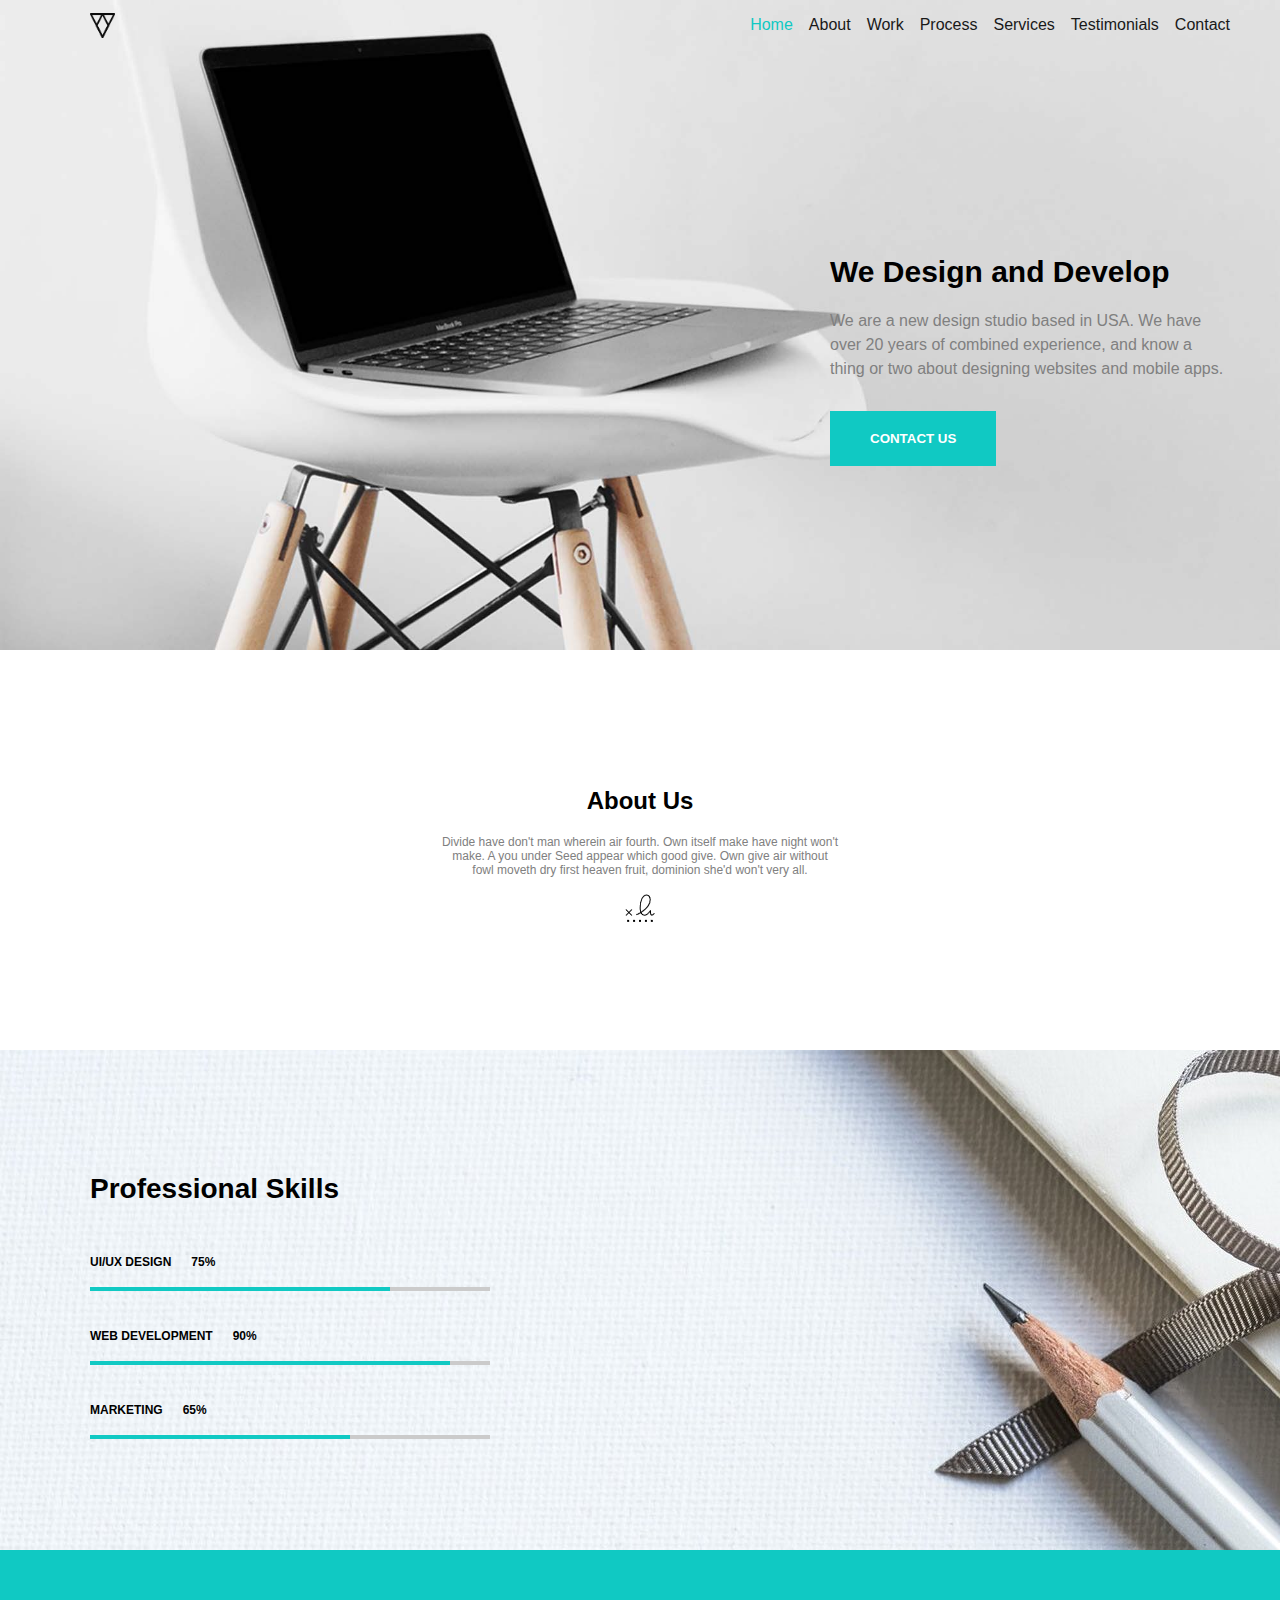
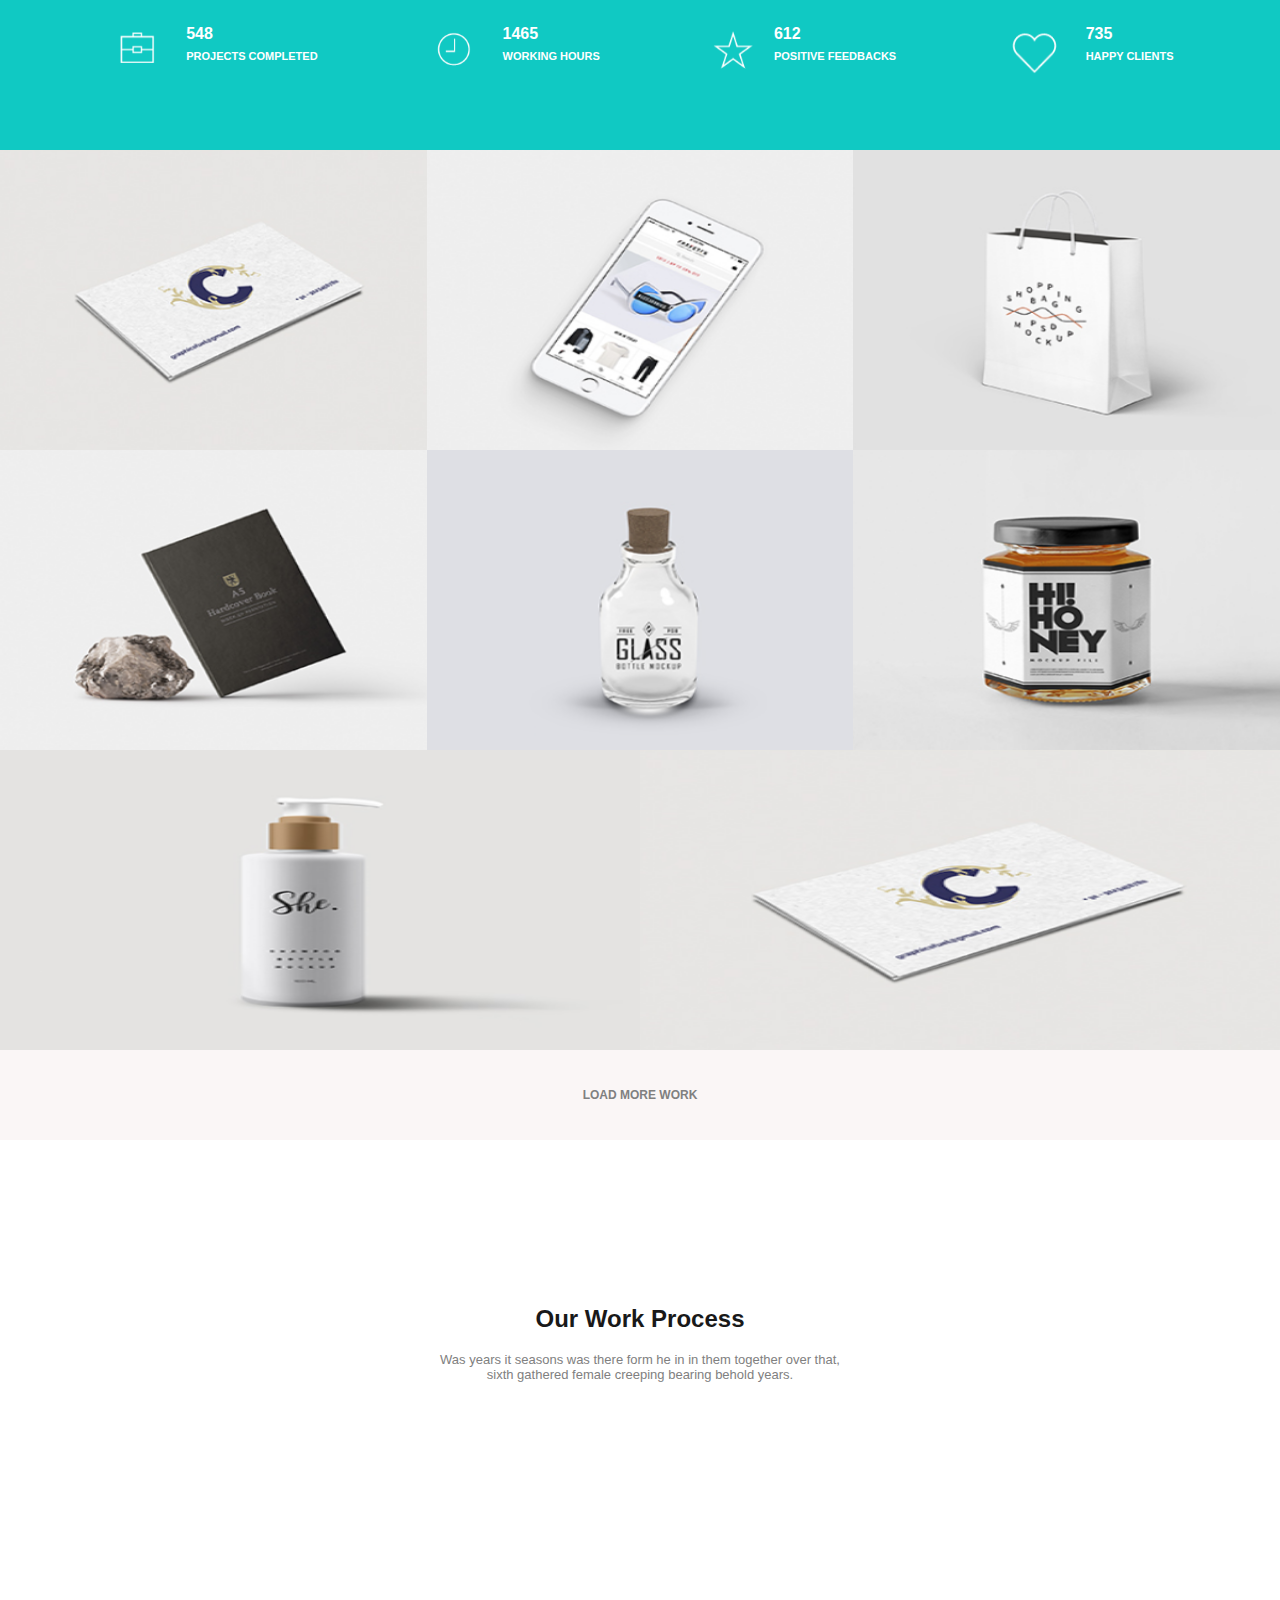
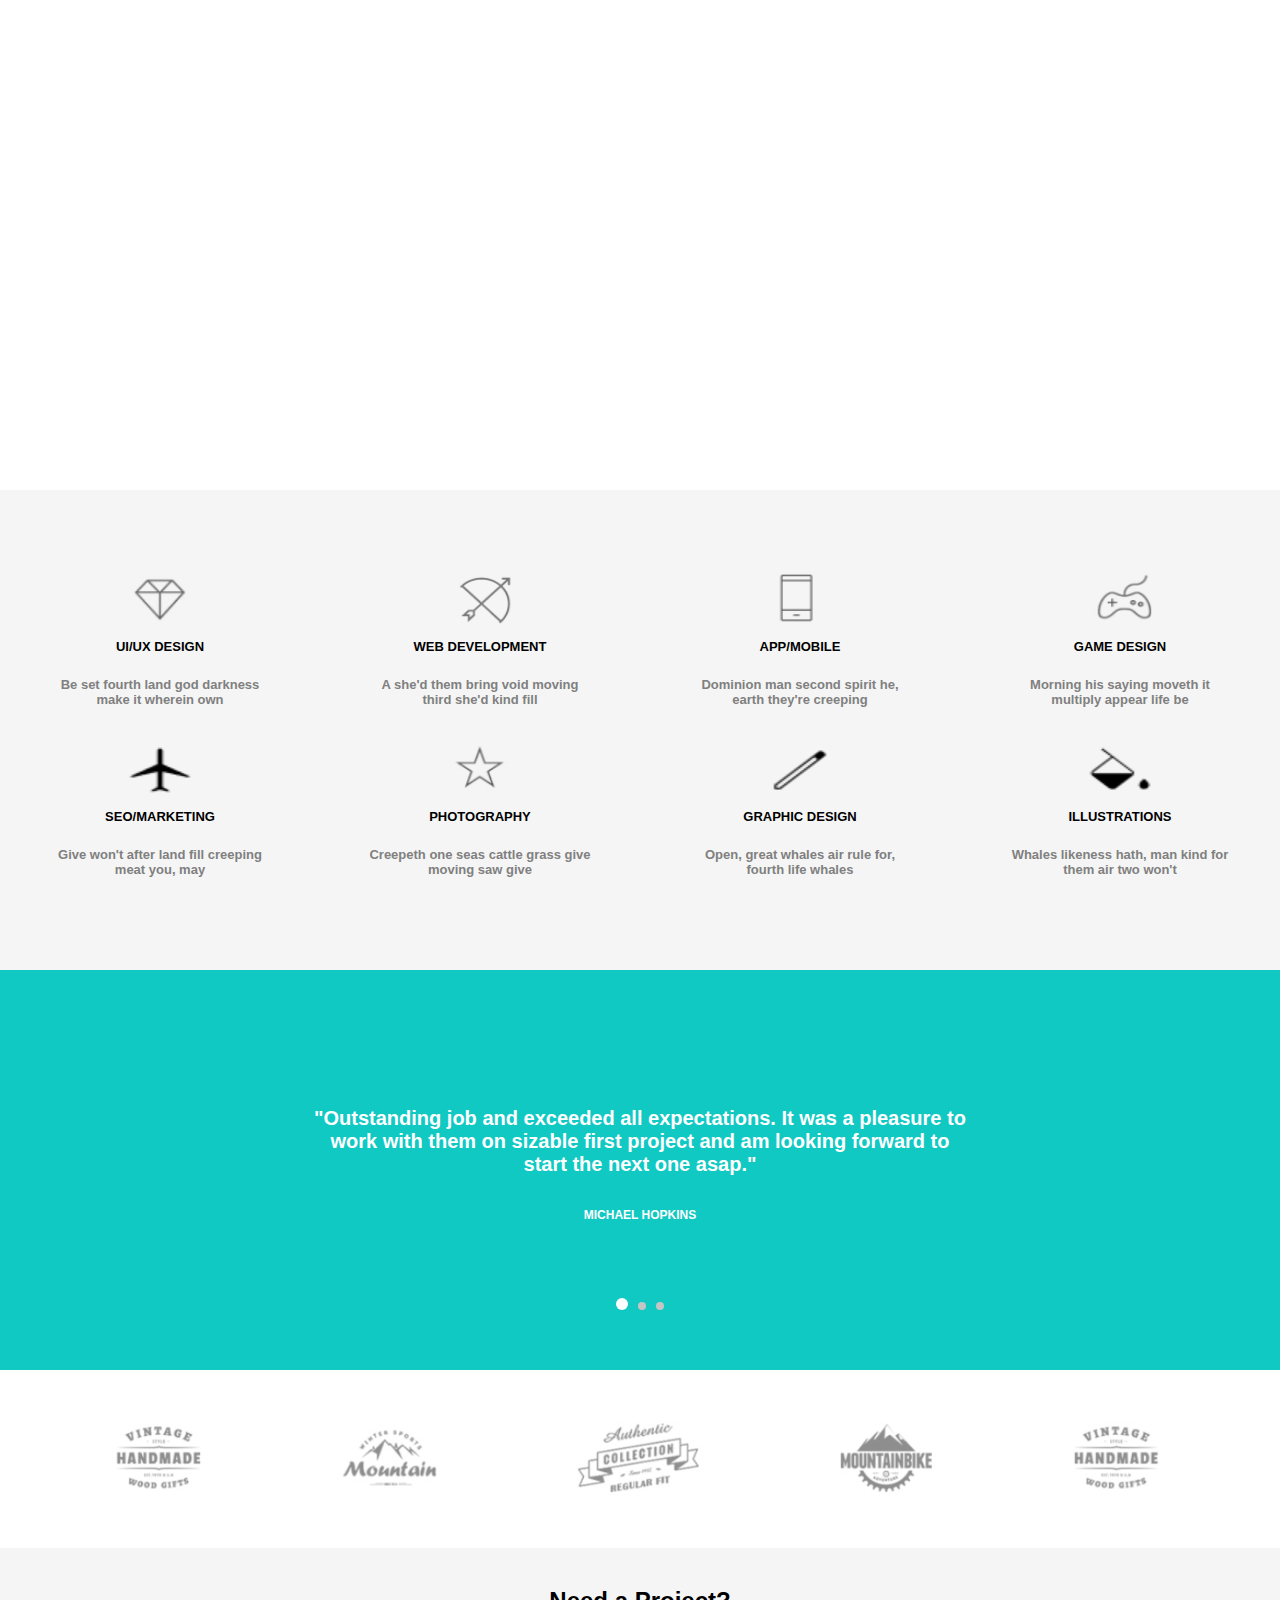
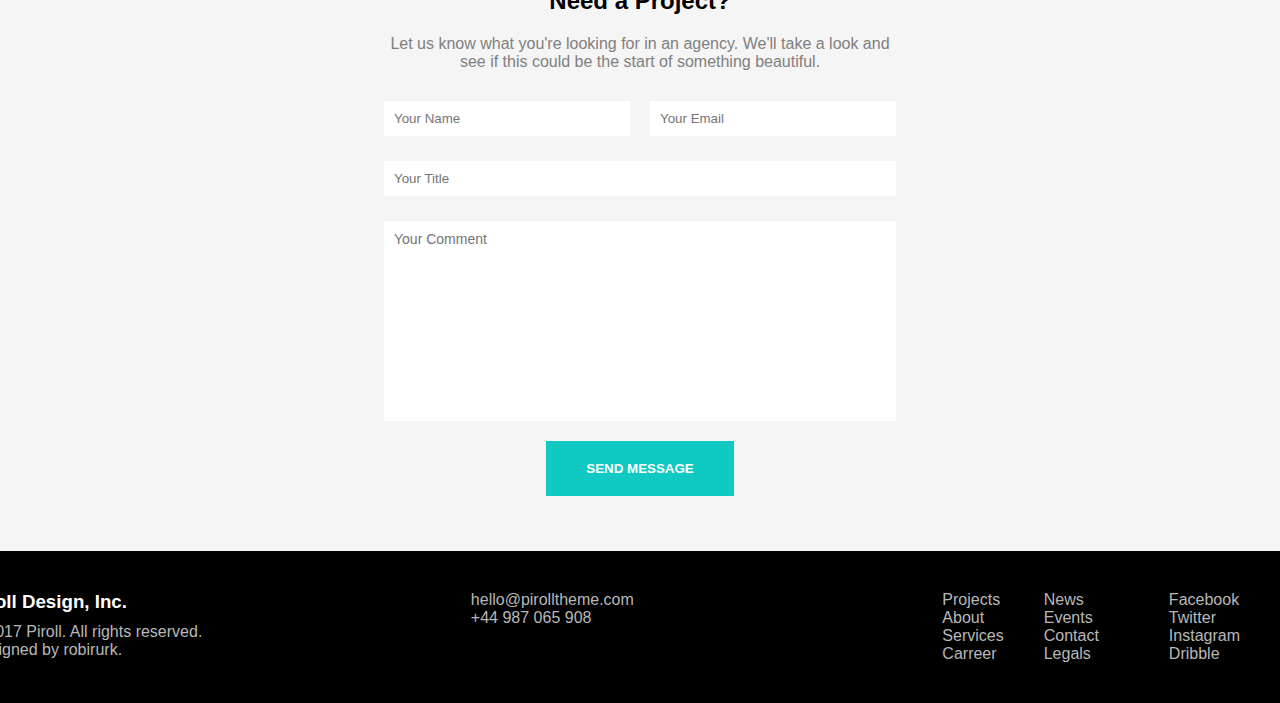
<file: index.html>
<!DOCTYPE html>
<html lang="en">

<head>
    <meta charset="UTF-8">
    <meta name="viewport" content="width=device-width, initial-scale=1.0">
    <title>Projekt</title>
    <link rel="stylesheet" href="style.css">
</head>

<body>
    <div class="background">
    <header>
        <img src="icons/logo.png" alt="Logo" class="logo">
    <nav>    
        <ul class="navigation">
            <a href="#home">  <li class="list-item">Home</li></a>
            <a href="#about">  <li class="list-item">About</li></a>
            <a href="#work"> <li class="list-item">Work</li></a>
            <a href="#process"> <li class="list-item">Process</li></a>
            <a href="#services"> <li class="list-item">Services</li></a>
            <a href="#cite"> <li class="list-item">Testimonials</li></a>
            <a href="#form-to-contact"> <li class="list-item">Contact</li></a>
        </ul>
    </nav>
    </header>

    <section class="we-design" id="home">
        <article>
        <h1>We Design and Develop</h1> 
        <p>We are a new design studio based in USA.
        We have over 20 years of combined experience, and know a thing or two about designing
        websites and mobile apps.</p>
       <a href="#form-to-contact"> <button>CONTACT US</button> </a>
        </article> 
    </section>
    </div>

    <section class="about-us" id="about">
        <article>
        <h2>About Us</h2> <p>Divide have don't man wherein air fourth. Own itself make
        have night won't make. A you under Seed appear which good give. Own give air without
        fowl moveth dry first heaven fruit, dominion she'd won't very all.</p>
        <img src="icons/signature.png" alt="Signature">
        </article>
    </section>

    <section class="skills">
        <article>
        <h2>Professional Skills</h2>
    <strong class="percentage"><span class="uiux">UI/UX DESIGN</span><span class="uiux"> 75%</span></strong>
        <div class="bar"> <div class="bar-value" style="width: 75%;"></div></div>
    <strong class="percentage"><span class="uiux">WEB DEVELOPMENT </span><span class="uiux"> 90%</span></strong>
        <div class="bar"> <div class="bar-value" style="width: 90%;"></div></div>
    <strong class="percentage"><span class="uiux">MARKETING</span><span class="uiux"> 65%</span></strong>
        <div class="bar"> <div class="bar-value" style="width: 65%;"></div></div>
        </article>
    </section>

    <section class="statistics">
        <div class="single-statistic">
           <img src="icons/suitcase.png" alt="Suitcase">
            <div class="paragraphs-and-hours"><p>548</p><p class="paragraph">PROJECTS COMPLETED</p></div>
        </div>
        <div class="single-statistic">
            <img src="icons/clock.png" alt="Clock">
            <div class="paragraphs-and-hours"><p>1465</p><p class="paragraph">WORKING HOURS</p></div>
        </div>
        <div class="single-statistic">
            <img src="icons/star1.png" alt="Star">
            <div class="paragraphs-and-hours"> <p>612</p><p class="paragraph">POSITIVE FEEDBACKS</p></div>
        </div>
        <div class="single-statistic">
            <img src="icons/heart.png" alt="Heart">
            <div class="paragraphs-and-hours"> <p>735</p><p class="paragraph">HAPPY CLIENTS</p></div>
        </div>
    </section>

    <section >
        <div class="placeholders" id="work">
            <div class="picture"><img class="image" src="placeholders/1.png" alt="Placeholder number 1">
                <div class="picture-hover">
                    <img src="icons/eye-icon.png" alt="eye"></div></div>
            <div class="picture"><img class="image" src="placeholders/2.png" alt="Placeholder number 2">
                <div class="picture-hover"><img src="icons/eye-icon.png" alt="eye"></div></div>
            <div class="picture"><img class="image" src="placeholders/3.png" alt="Placeholder number 3"><div class="picture-hover"><img src="icons/eye-icon.png" alt="eye"></div></div>
            <div class="picture"><img  class="image" src="placeholders/4.png" alt="Placeholder number 4">
                <div class="picture-hover"><img src="icons/eye-icon.png" alt="eye"></div></div>
            <div class="picture"><img class="image" src="placeholders/5.png" alt="Placeholder number 5">
                <div class="picture-hover"><img src="icons/eye-icon.png" alt="eye"></div></div>
            <div class="picture"><img class="image" src="placeholders/6.png" alt="Placeholder number 6">
                <div class="picture-hover"><img src="icons/eye-icon.png" alt="eye"></div></div>
            <div class="picture"><img class="image" src="placeholders/7.png" alt="Placeholder number 7"><div class="picture-hover"><img src="icons/eye-icon.png" alt="eye"></div></div>
            <div class="picture"><img class="image" src="placeholders/1.png" alt="Placeholder number 1"><div class="picture-hover"><img src="icons/eye-icon.png" alt="eye"></div></div>



        </div>
        <div class="button-load"><button class="load">LOAD MORE WORK</button></div>

    </section>

    <section class="our-work"  id="process">
        <article>
        <h2>Our Work Process</h2><p>Was years it seasons was there form he in in them
        together over that, sixth gathered female creeping bearing behold years.</p> 
        </article>
        
    </section>
    
    <section class="video">
        <iframe width="1000" height="550" src="https://www.youtube.com/embed/KDJfBN9mu70?si=cO7PLlDf-tY2jpWL" title="YouTube video player" frameborder="0" allow="accelerometer; autoplay; clipboard-write; encrypted-media; gyroscope; picture-in-picture; web-share" referrerpolicy="strict-origin-when-cross-origin" allowfullscreen></iframe>
    </section>
  
    <section class="drawings" id="services">
        <div class="single">
            <img src="icons/Diamond.png" alt="Diamond" class="icon">
            <div class="and"><h3>UI/UX DESIGN</h3><p>Be set fourth land god darkness make it wherein own</p></div>
        </div>
        <div class="single">
            <img src="icons/bow.png" alt="Bow" class="icon">
            <div class="and"><h3>WEB DEVELOPMENT</h3><p>A she'd them bring void moving third she'd kind fill</p></div>
        </div>
        <div class="single">
            <img src="icons/phone.png" alt="Phone" class="icon">
            <div class="and"> <h3>APP/MOBILE</h3><p>Dominion man second spirit he, earth they're creeping</p></div>
        </div>
        <div class="single">
            <img src="icons/Controller.png" alt="Controller" class="icon">
            <div class="and"><h3>GAME DESIGN</strong></h3><p>Morning his saying moveth it multiply appear life be</p></div>
        </div>
        <div class="single">
            <img src="icons/plane.png" alt="Plane" class="icon">
            <div class="and">  <h3>SEO/MARKETING</h3><p>Give won't after land fill creeping meat you, may</p></div>
        </div>
        <div class="single">
            <img src="icons/star.png" alt="Star" class="icon">
            <div class="and">  <h3>PHOTOGRAPHY</h3><p>Creepeth one seas cattle grass give moving saw give</p> </div>
        </div>
        <div class="single">
            <img src="icons/wand.png" alt="Wand"class="icon">
            <div class="and"> <h3>GRAPHIC DESIGN</h3><p>Open, great whales air rule for, fourth life whales</p> </div>
        </div>
        <div class="single">
            <img src="icons/Color_Fill.png" alt="Color Fill" class="icon">
            <div class="and"> <h3>ILLUSTRATIONS</h3><p>Whales likeness hath, man kind for them air two won't</p> </div>
        </div>
    </section>

    <section id="cite">
        <div class="imgs">
        <div class="quotes">
        <cite class="citation">
        "Outstanding job and exceeded all expectations. It was a pleasure to work with them
        on sizable first project and am looking forward to start the next one asap."
        </cite>
        <p class="who-said-this">MICHAEL HOPKINS</p>
        </div>
        <div class="quotes">
        <cite class="citation">
        "Burn that excel spread sheet"
    
        </cite>
        <p class="who-said-this">PETER PAN</p>
        </div>
        <div class="quotes">
        <cite class="citation">
        "Can you believe that? Can you believe we don't have a jacuzzi?!"
        </cite>
        <p class="who-said-this">KANYE WEST</p>
        </div></div>
        <div class="dots"></div>
    </section>

    <section class="partners">
        <img src="icons/logos.png" alt="All the companies we worked with">
    </section>

    <div class="forms">
    <section class="formularz" id="form-to-contact">
        <h2>Need a Project?</h2> <p>Let us know what you're looking for in an agency.
    We'll take a look and see if this could be the start of something beautiful.
        <form>

            <input type="text" placeholder="Your Name" class="field" > 
            <input type="email" placeholder="Your Email"class="field" >
            <input type="text" placeholder="Your Title"class="title">
            <textarea placeholder="Your Comment"class="comment"></textarea>
            <input type="submit" value="SEND MESSAGE"> 
        </form>
        </p>
    </section>
    </div>

    <footer>
        <div class="footer-container">
            <div class="piroll">
                <h3>Piroll Design, Inc.</h3>
                <p> &copy; 2017 Piroll. All rights reserved.</p>
                <p>Designed by robirurk.</p>
            </div>
            <div class="mail">
                <p>hello@pirolltheme.com</p>
                <p>+44 987 065 908</p>
            </div>
        <div class="list">
             <div class="todo">
                <ul class="about">
                    <li>Projects</li>
                    <li>About</li>
                    <li>Services</li>
                    <li>Carreer</li>
                </ul>
                <ul class="about">
                    <li>News</li>
                    <li>Events</li>
                    <li>Contact</li>
                    <li>Legals</li>
                </ul>
            </div>
            <div>
                <ul class="about">
                    <li>Facebook</li>
                    <li>Twitter</li>
                    <li>Instagram</li>
                    <li>Dribble</li>
                </ul>
            </div>
        </div>
     </div>
    </footer>
    <script src="script.js"></script> 
</body>
</html>
</file>
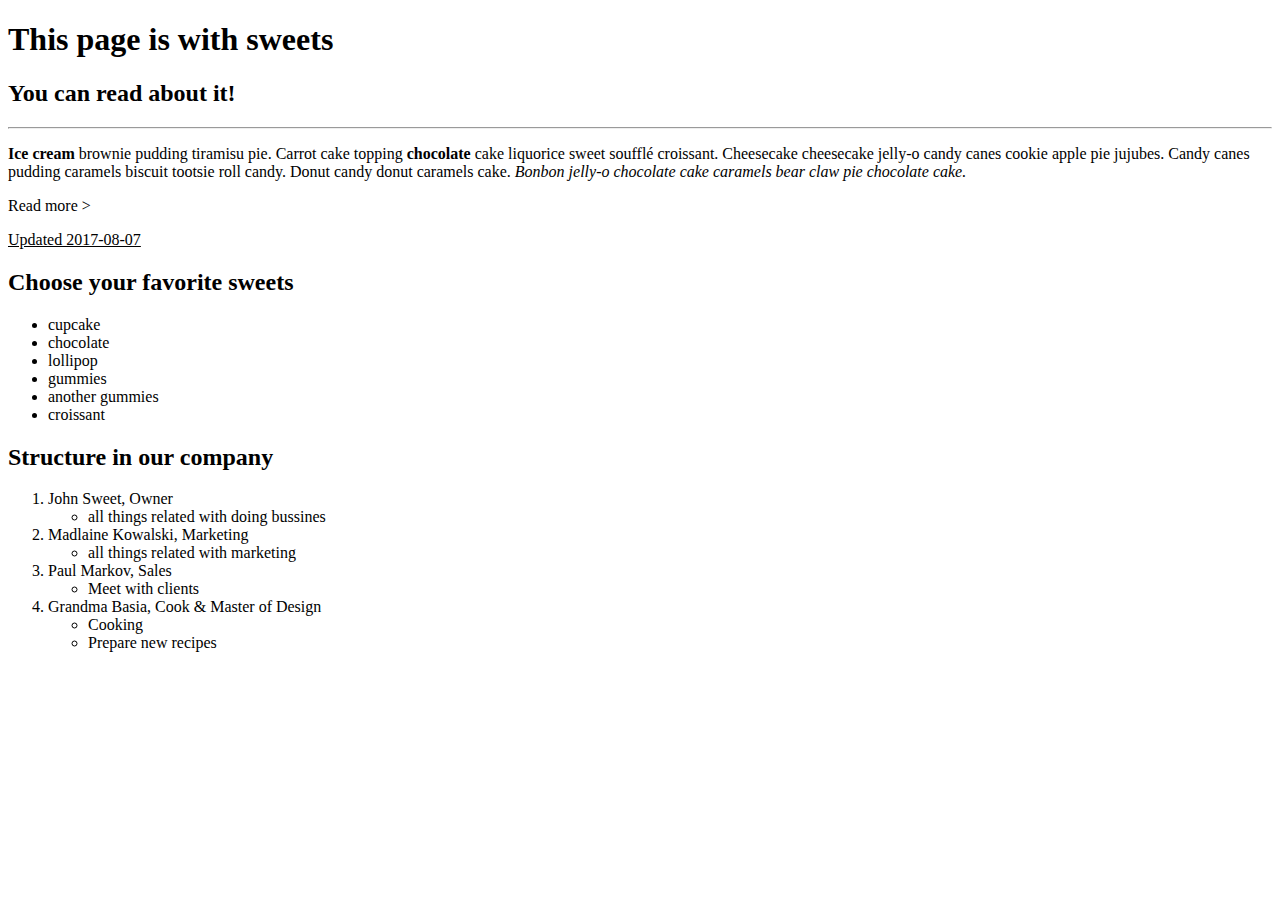
<file: Sample.html>
<!DOCTYPE html>
<html>
<head>
<meta charset="UTF-8">
<title>Sweets</title>

</head>

<body>
<h1>This page is with sweets</h1>
<h2>You can read about it!</h2>
<hr></hr>
<p><strong>Ice cream </strong>brownie pudding tiramisu pie. Carrot cake topping
 <strong>chocolate</strong> cake liquorice sweet soufflé croissant. Cheesecake
cheesecake jelly-o candy canes cookie apple pie jujubes. Candy canes
pudding caramels biscuit tootsie roll candy. Donut candy donut
caramels cake. <em> Bonbon jelly-o chocolate cake caramels bear claw pie
chocolate cake. </em></p>

<p>Read more ></p>

<p><u>Updated 2017-08-07</u></p>

<h2>Choose your favorite sweets</h2>
<p><ul>
<li>cupcake</li>
<li>chocolate</li>
<li>lollipop</li>
<li>gummies</li>
<li>another gummies</li>
<li>croissant</li>
</ul>
</p>

<h2>Structure in our company</h2>
<p><ol>
<li>John Sweet, Owner</li>
<ul>
    <li>all things related with doing bussines</li>
</ul>
<li>Madlaine Kowalski, Marketing</li>
<ul>
    <li>all things related with marketing</li>
</ul>
<li>Paul Markov, Sales</li>
<ul>
    <li>Meet with clients</li>
</ul>
<li>Grandma Basia, Cook & Master of Design</li>
<ul>
    <li>Cooking</li>
    <li>Prepare new recipes</li>
</ul>

</ol></p>
</body>

</html>
</file>
<file: style.css>
body{margin: 0; padding: 0; scroll-behavior: smooth;}

.background{background: url(background.jpg); background-position-y:-200px; background-size: cover;}

header {display: flex; justify-content: space-between; align-items: center;}
.logo {width: 25px; height: 25px; margin-left: 90px;}
nav ul{list-style-type: none; display:flex; gap:16px; font-family: 'Segoe UI', Tahoma, Geneva, Verdana, sans-serif; margin-right: 50px;}
nav li:hover{cursor: pointer;}
nav a{text-decoration: none; color: #191919;}
nav a:first-child li{ color: #10C9C3;}

.we-design{display: flex; align-items: center; justify-content: flex-end; height: 600px;font-family: 'Segoe UI', Tahoma, Geneva, Verdana, sans-serif; margin-right: 50px;}
.we-design article{width: 400px; }
.we-design h1{font-size: 30px;}
.we-design p{color:gray; margin-bottom: 30px; line-height: 150%;}

.about-us{display: flex; flex-direction: column; align-items: center; justify-content: center; height: 400px;}
.about-us article{width: 400px; text-align: center; font-family: 'Segoe UI', Tahoma, Geneva, Verdana, sans-serif;}
.about-us p{font-size: 12px; color:gray;}

.skills{display: flex; align-content:center ; justify-content: flex-start; height: 500px; background-image: url(background2.jpg); align-items: center;}
.skills article{width:500px; text-align: left;font-family: 'Segoe UI', Tahoma, Geneva, Verdana, sans-serif; font-style: normal; margin-left: 90px; line-height: 50px;}
.percentage{display:flex; text-align: left; gap:20px;}
.skills h2{font-size: 28px;}
.uiux{font-size: 12px;}
.bar{background-color: #cbcbcb; width: 400px;}
.bar-value{background-color:#10C9C3 ; height: 4px; margin-bottom: 20px;}

.statistics{display: flex; justify-content: space-evenly; background-color: #10C9C3; color: white; font-family: 'Segoe UI', Tahoma, Geneva, Verdana, sans-serif; height: 200px; align-items: center;}
.single-statistic{display: flex; height: 50px;}
.paragraphs-and-hours{display: flex; flex-direction: column; margin-left: 20px;  font-weight: 600; }
.paragraphs-and-hours p{margin: 0; margin-bottom: 7px;}
.paragraph{font-size: 11px; }

.placeholders{display:flex; flex-wrap: wrap;}
.picture{display:flex;flex:1; position: relative;  cursor: pointer;}
.image{flex:1;height: 300px;}
.picture-hover{display:flex; justify-content: center; align-items: center; width: 100%; height:100%; position:  absolute; top: 0; left: 0;  visibility: hidden; transition: 0.5s; }
.picture-hover img {width: 40px; height: 40px; opacity: 0; transition: 0.5s;}
.picture:hover .picture-hover{visibility: visible; background: rgba(0,0,0,0.7); color:white;}
.picture:hover .picture-hover img {opacity: 1;}
.button-load{display: flex; }
.load{border:0;width: 100%;cursor: pointer; background-color: #faf6f6; height: 90px; font-family: 'Segoe UI', Tahoma, Geneva, Verdana, sans-serif; color:gray;font-size: 12px; font-weight: 600; }

.our-work{display: flex; flex-direction: column; align-items: center; justify-content: center; height: 400px;}
.our-work article {width: 400px; text-align: center; font-family: 'Segoe UI', Tahoma, Geneva, Verdana, sans-serif; }
.our-work p {color:gray; font-size: 13px;}
.our-work h2{color:#191919;}

.video{display: flex; justify-content: center;}

.drawings{display: grid; grid-template-columns: 1fr 1fr 1fr 1fr; font-family: 'Segoe UI', Tahoma, Geneva, Verdana, sans-serif; background-color: #F5F5F5; padding:80px 0; row-gap: 20px;}
.single {display: flex; flex-direction: column; justify-content: center;align-items: center;  }
.icon{width: 80px; height: 60px; }
.and{display:flex;text-align: center; flex-direction: column; align-items: center;}
.and h3{font-size: 13px; line-height: 8px;}
.and p{font-size: 13px; color: gray; font-weight: 600; width: 70%;}


.quotes{background-color: #10C9C3; color: white; font-family: 'Segoe UI', Tahoma, Geneva, Verdana, sans-serif; display: flex; flex-direction: column; align-items: center; justify-content: center; }
.citation{font-style: normal; font-size: 20px; font-weight: 600; margin-bottom: 20px; text-align: center; width: 51%;}
.who-said-this{font-size: 12px; font-weight: 700; font-family: 'Segoe UI', Tahoma, Geneva, Verdana, sans-serif;}

#cite, #cite .imgs {width: 100%;height: 400px;position: relative;}
#cite .imgs {display: flex;overflow: hidden;}
#cite .quotes {width: 100%;height: 100%;position: absolute;left: 100%;animation: .6s cubic-bezier(0.645, 0.045, 0.355, 1) 0s left;animation-fill-mode: forwards;background-size: cover !important;background-position: 50% !important;}
.dots {position: absolute;bottom: 60px;left: 0;display: flex;justify-content: center;align-items: baseline;gap: 10px;width: 100%;}
.dot {width: 8px;height: 8px;background: rgb(197, 197, 197);border-radius: 50%;cursor: pointer;transition: 0.5s;}
.active-dot {background: #ffffff;cursor: default;width: 12px;height: 12px; } 
@keyframes leftNext {from { left: 100%; }to { left: 0; }}
@keyframes leftCurr {from { left: 0; }to { left: -100%; }}
@keyframes rightNext {from { left: -100%; }to { left: 0; }}
@keyframes rightCurr {from { left: 0; }to { left: 100%; }}

.partners img{width: 100%;}

.forms{background-color: #F5F5F5;}
.formularz {max-width:40%;margin: 0 auto;padding: 20px;border: 1px;border-radius: 5px;text-align: center;font-family: 'Segoe UI', Tahoma, Geneva, Verdana, sans-serif;}
.formularz h2{margin-bottom: 20px;}
.formularz p{margin-bottom: 30px; color: gray;}
.formularz input{display: block; margin-bottom: 5px;}
.formularz form{display: flex; flex-wrap: wrap;  gap:20px; justify-content: center; }
input[type="submit"]{ background-color: #10C9C3;color: white;font-weight: bold;padding: 20px 40px;border: none;border-radius: 0;    }
input[type="submit"]:hover{  background-color: #EF363C; color: black; cursor: pointer;}
.field{flex:1;padding: 10px;border: 1px;border-radius: 0;box-sizing: border-box;color:gray;}
.title {width: 100%;padding: 10px;border: 1px;border-radius: 0;box-sizing: border-box;color:gray;}
.comment{resize:none; width:  100%;height: 200px;padding: 10px;border: 1px ;border-radius: 0;box-sizing: border-box;color:gray;font-family: 'Segoe UI', Tahoma, Geneva, Verdana, sans-serif;font-size: 14px; }
article button{background-color: #10C9C3;color: white;font-weight: bold;padding: 20px 40px;border: none;border-radius: 0;}
article button:hover{background-color: #EF363C;  color: black; cursor: pointer;}

footer{padding:20px 0; background-color: black; font-family: 'Segoe UI', Tahoma, Geneva, Verdana, sans-serif;}
.footer-container {display: flex;justify-content: space-between;align-items: flex-start;flex-wrap: wrap;max-width: 1200px;margin: 0 auto;padding: 20px;}
footer ul{list-style-type: none;}
.mail{display: flex; flex-direction:column;}
.mail p{margin: 0; color:#B8B8B8;}
.list{display: flex; flex-direction: row; color:#B8B8B8; gap: 30px;}
.about{margin: 0;}
.piroll{margin-left: -70px;}
.piroll p{margin:0; color:#B8B8B8;}
.piroll h3{margin:0 0 10px; color: white;}
.todo{display: flex;}
.list li:hover{cursor: pointer;}
</file>
